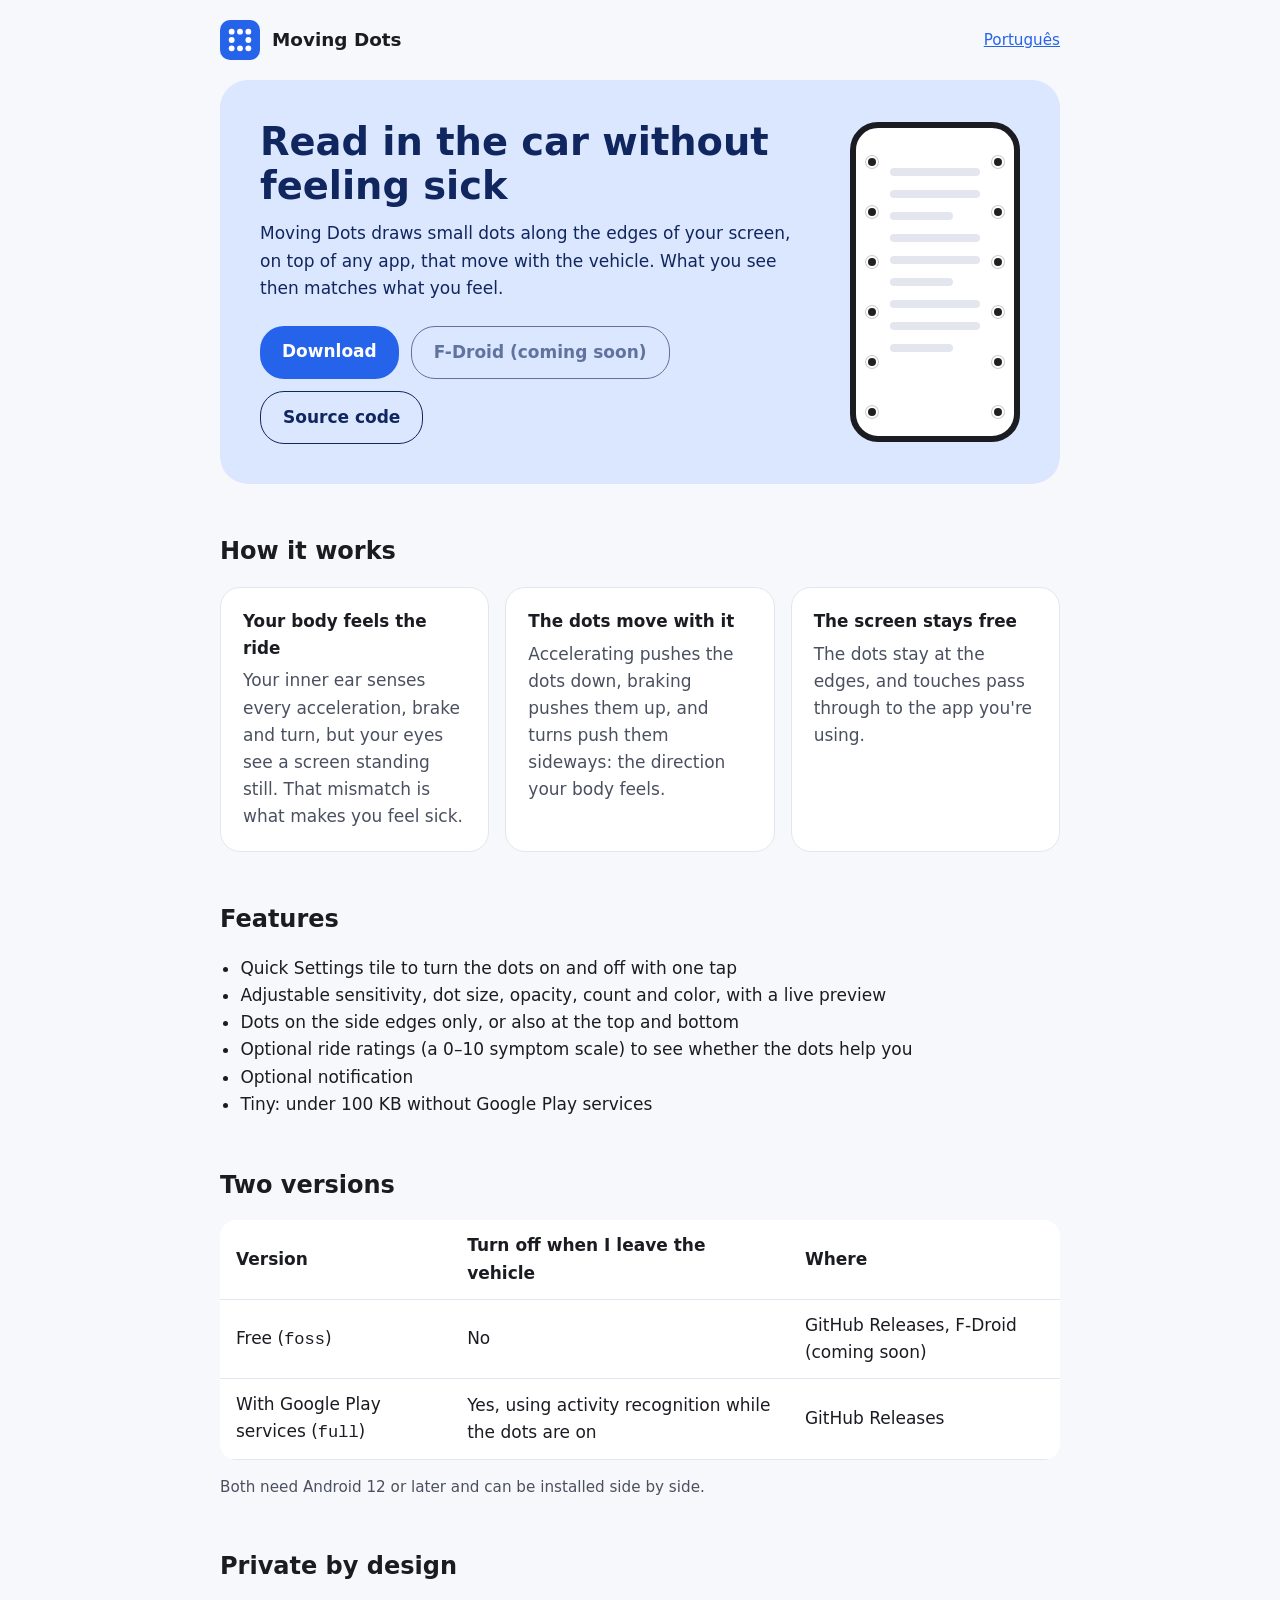
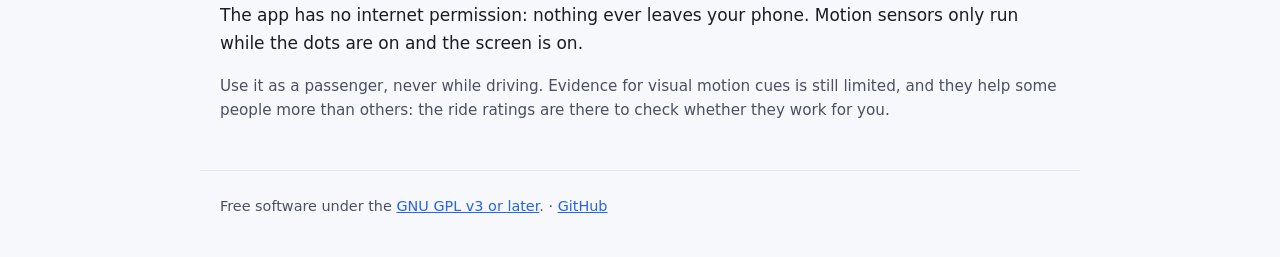
<file: site/index.html>
<!doctype html>
<html lang="en">
<head>
  <meta charset="utf-8">
  <meta name="viewport" content="width=device-width, initial-scale=1">
  <title>Moving Dots — vehicle motion cues for Android</title>
  <meta name="description" content="Dots at the edges of the screen that move with the car, to ease motion sickness while reading or watching in a vehicle.">
  <link rel="icon" href="icon.svg" type="image/svg+xml">
  <link rel="stylesheet" href="style.css">
</head>
<body>
<header>
  <a class="brand" href="./"><img src="icon.svg" alt="">Moving Dots</a>
  <a class="lang" href="pt/">Português</a>
</header>
<main>
  <div class="hero">
    <div>
      <h1>Read in the car without feeling sick</h1>
      <p>Moving Dots draws small dots along the edges of your screen, on top of any app, that move with the vehicle. What you see then matches what you feel.</p>
      <div class="buttons">
        <a class="button" href="https://github.com/jgobi/movingdots/releases/latest">Download</a>
        <span class="button secondary disabled">F-Droid (coming soon)</span>
        <a class="button secondary" href="https://github.com/jgobi/movingdots">Source code</a>
      </div>
    </div>
    <div class="phone" aria-hidden="true">
      <div class="lines"><span></span><span></span><span></span><span></span><span></span><span></span><span></span><span></span><span></span></div>
      <div class="dots"><i style="left:10px;top:28px"></i><i style="left:136px;top:28px"></i><i style="left:10px;top:78px"></i><i style="left:136px;top:78px"></i><i style="left:10px;top:128px"></i><i style="left:136px;top:128px"></i><i style="left:10px;top:178px"></i><i style="left:136px;top:178px"></i><i style="left:10px;top:228px"></i><i style="left:136px;top:228px"></i><i style="left:10px;top:278px"></i><i style="left:136px;top:278px"></i></div>
    </div>
  </div>

  <section>
    <h2>How it works</h2>
    <div class="cards">
      <div class="card"><h3>Your body feels the ride</h3><p>Your inner ear senses every acceleration, brake and turn, but your eyes see a screen standing still. That mismatch is what makes you feel sick.</p></div>
      <div class="card"><h3>The dots move with it</h3><p>Accelerating pushes the dots down, braking pushes them up, and turns push them sideways: the direction your body feels.</p></div>
      <div class="card"><h3>The screen stays free</h3><p>The dots stay at the edges, and touches pass through to the app you're using.</p></div>
    </div>
  </section>

  <section>
    <h2>Features</h2>
    <ul>
      <li>Quick Settings tile to turn the dots on and off with one tap</li>
      <li>Adjustable sensitivity, dot size, opacity, count and color, with a live preview</li>
      <li>Dots on the side edges only, or also at the top and bottom</li>
      <li>Optional ride ratings (a 0–10 symptom scale) to see whether the dots help you</li>
      <li>Optional notification</li>
      <li>Tiny: under 100 KB without Google Play services</li>
    </ul>
  </section>

  <section>
    <h2>Two versions</h2>
    <table>
      <tr><th>Version</th><th>Turn off when I leave the vehicle</th><th>Where</th></tr>
      <tr><td data-label="Version">Free (<code>foss</code>)</td><td data-label="Turn off when I leave the vehicle">No</td><td data-label="Where">GitHub Releases, F-Droid (coming soon)</td></tr>
      <tr><td data-label="Version">With Google Play services (<code>full</code>)</td><td data-label="Turn off when I leave the vehicle">Yes, using activity recognition while the dots are on</td><td data-label="Where">GitHub Releases</td></tr>
    </table>
    <p class="note">Both need Android 12 or later and can be installed side by side.</p>
  </section>

  <section>
    <h2>Private by design</h2>
    <p>The app has no internet permission: nothing ever leaves your phone. Motion sensors only run while the dots are on and the screen is on.</p>
    <p class="note">Use it as a passenger, never while driving. Evidence for visual motion cues is still limited, and they help some people more than others: the ride ratings are there to check whether they work for you.</p>
  </section>
</main>
<footer>
  Free software under the <a href="https://github.com/jgobi/movingdots/blob/main/LICENSE">GNU GPL v3 or later</a>. · <a href="https://github.com/jgobi/movingdots">GitHub</a>
</footer>
</body>
</html>
</file>
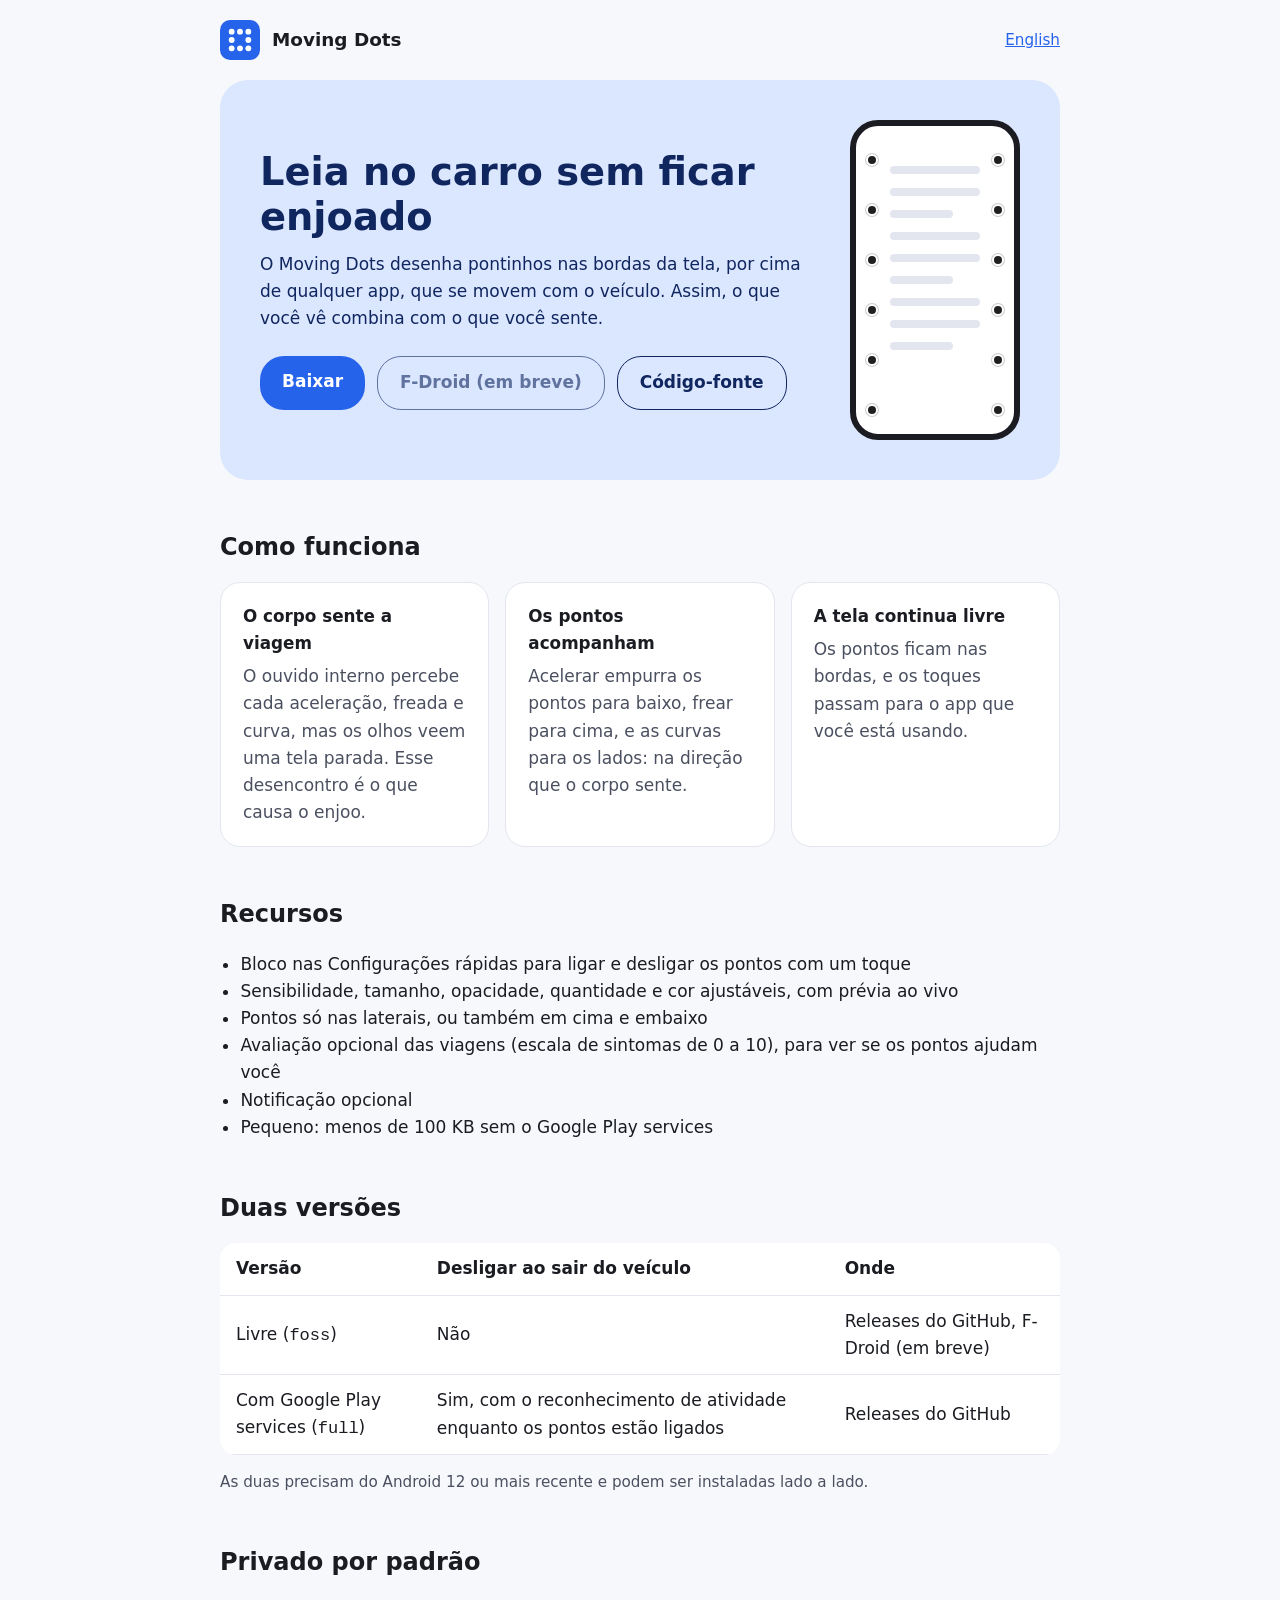
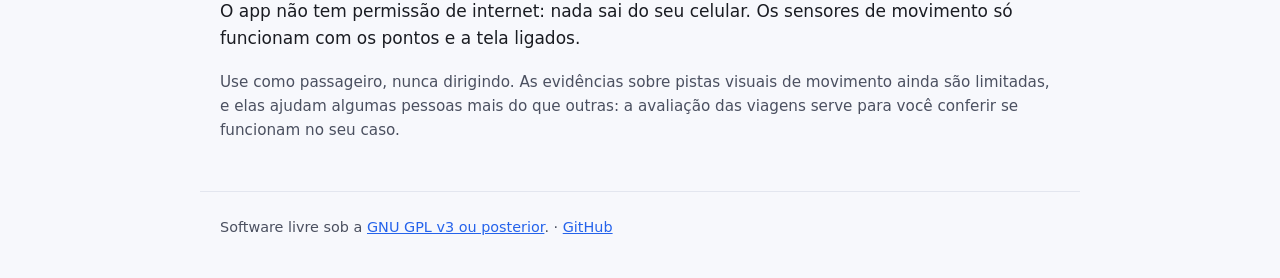
<file: site/pt/index.html>
<!doctype html>
<html lang="pt-BR">
<head>
  <meta charset="utf-8">
  <meta name="viewport" content="width=device-width, initial-scale=1">
  <title>Moving Dots — pistas de movimento para Android</title>
  <meta name="description" content="Pontos nas bordas da tela que se movem com o carro, para aliviar o enjoo ao ler ou assistir algo dentro de um veículo.">
  <link rel="icon" href="../icon.svg" type="image/svg+xml">
  <link rel="stylesheet" href="../style.css">
</head>
<body>
<header>
  <a class="brand" href="./"><img src="../icon.svg" alt="">Moving Dots</a>
  <a class="lang" href="../">English</a>
</header>
<main>
  <div class="hero">
    <div>
      <h1>Leia no carro sem ficar enjoado</h1>
      <p>O Moving Dots desenha pontinhos nas bordas da tela, por cima de qualquer app, que se movem com o veículo. Assim, o que você vê combina com o que você sente.</p>
      <div class="buttons">
        <a class="button" href="https://github.com/jgobi/movingdots/releases/latest">Baixar</a>
        <span class="button secondary disabled">F-Droid (em breve)</span>
        <a class="button secondary" href="https://github.com/jgobi/movingdots">Código-fonte</a>
      </div>
    </div>
    <div class="phone" aria-hidden="true">
      <div class="lines"><span></span><span></span><span></span><span></span><span></span><span></span><span></span><span></span><span></span></div>
      <div class="dots"><i style="left:10px;top:28px"></i><i style="left:136px;top:28px"></i><i style="left:10px;top:78px"></i><i style="left:136px;top:78px"></i><i style="left:10px;top:128px"></i><i style="left:136px;top:128px"></i><i style="left:10px;top:178px"></i><i style="left:136px;top:178px"></i><i style="left:10px;top:228px"></i><i style="left:136px;top:228px"></i><i style="left:10px;top:278px"></i><i style="left:136px;top:278px"></i></div>
    </div>
  </div>

  <section>
    <h2>Como funciona</h2>
    <div class="cards">
      <div class="card"><h3>O corpo sente a viagem</h3><p>O ouvido interno percebe cada aceleração, freada e curva, mas os olhos veem uma tela parada. Esse desencontro é o que causa o enjoo.</p></div>
      <div class="card"><h3>Os pontos acompanham</h3><p>Acelerar empurra os pontos para baixo, frear para cima, e as curvas para os lados: na direção que o corpo sente.</p></div>
      <div class="card"><h3>A tela continua livre</h3><p>Os pontos ficam nas bordas, e os toques passam para o app que você está usando.</p></div>
    </div>
  </section>

  <section>
    <h2>Recursos</h2>
    <ul>
      <li>Bloco nas Configurações rápidas para ligar e desligar os pontos com um toque</li>
      <li>Sensibilidade, tamanho, opacidade, quantidade e cor ajustáveis, com prévia ao vivo</li>
      <li>Pontos só nas laterais, ou também em cima e embaixo</li>
      <li>Avaliação opcional das viagens (escala de sintomas de 0 a 10), para ver se os pontos ajudam você</li>
      <li>Notificação opcional</li>
      <li>Pequeno: menos de 100 KB sem o Google Play services</li>
    </ul>
  </section>

  <section>
    <h2>Duas versões</h2>
    <table>
      <tr><th>Versão</th><th>Desligar ao sair do veículo</th><th>Onde</th></tr>
      <tr><td data-label="Versão">Livre (<code>foss</code>)</td><td data-label="Desligar ao sair do veículo">Não</td><td data-label="Onde">Releases do GitHub, F-Droid (em breve)</td></tr>
      <tr><td data-label="Versão">Com Google Play services (<code>full</code>)</td><td data-label="Desligar ao sair do veículo">Sim, com o reconhecimento de atividade enquanto os pontos estão ligados</td><td data-label="Onde">Releases do GitHub</td></tr>
    </table>
    <p class="note">As duas precisam do Android 12 ou mais recente e podem ser instaladas lado a lado.</p>
  </section>

  <section>
    <h2>Privado por padrão</h2>
    <p>O app não tem permissão de internet: nada sai do seu celular. Os sensores de movimento só funcionam com os pontos e a tela ligados.</p>
    <p class="note">Use como passageiro, nunca dirigindo. As evidências sobre pistas visuais de movimento ainda são limitadas, e elas ajudam algumas pessoas mais do que outras: a avaliação das viagens serve para você conferir se funcionam no seu caso.</p>
  </section>
</main>
<footer>
  Software livre sob a <a href="https://github.com/jgobi/movingdots/blob/main/LICENSE">GNU GPL v3 ou posterior</a>. · <a href="https://github.com/jgobi/movingdots">GitHub</a>
</footer>
</body>
</html>
</file>
<file: site/style.css>
:root {
  --bg: #f7f8fc;
  --surface: #ffffff;
  --text: #1a1c22;
  --muted: #4b5060;
  --primary: #2563eb;
  --on-primary: #ffffff;
  --container: #dbe6ff;
  --on-container: #10265f;
  --border: #e3e6ef;
  color-scheme: light dark;
}
@media (prefers-color-scheme: dark) {
  :root {
    --bg: #111318;
    --surface: #1b1e25;
    --text: #e8eaf1;
    --muted: #b3b8c6;
    --primary: #9bb7ff;
    --on-primary: #0d1f4d;
    --container: #1f3a7a;
    --on-container: #dbe6ff;
    --border: #2a2e38;
  }
}
* { box-sizing: border-box; }
body {
  margin: 0;
  background: var(--bg);
  color: var(--text);
  font: 17px/1.6 system-ui, -apple-system, "Segoe UI", Roboto, sans-serif;
}
main, header, footer { max-width: 880px; margin: 0 auto; padding: 0 20px; }
a { color: var(--primary); }
header {
  display: flex; align-items: center; justify-content: space-between;
  padding-top: 20px; padding-bottom: 20px;
}
.brand { display: flex; align-items: center; gap: 12px; font-weight: 600; font-size: 1.15rem; color: var(--text); text-decoration: none; }
.brand img { width: 40px; height: 40px; }
.lang { font-size: .95rem; }

.hero {
  display: grid; grid-template-columns: 1fr auto; gap: 40px; align-items: center;
  background: var(--container); color: var(--on-container);
  border-radius: 28px; padding: 40px;
}
.hero h1 { font-size: 2.4rem; line-height: 1.15; margin: 0 0 12px; }
.hero p { margin: 0 0 24px; color: inherit; }
.buttons { display: flex; flex-wrap: wrap; gap: 12px; }
.button {
  display: inline-block; padding: 12px 22px; border-radius: 24px;
  background: var(--primary); color: var(--on-primary);
  font-weight: 600; text-decoration: none;
}
.button.secondary { background: transparent; color: var(--on-container); border: 1px solid currentColor; }
.button.disabled { opacity: .6; pointer-events: none; }

/* A phone with dots that sway like gentle accelerating and braking. */
.phone {
  position: relative; width: 170px; height: 320px; border-radius: 28px;
  background: var(--surface); border: 6px solid var(--text); overflow: hidden;
}
.phone .lines { position: absolute; inset: 40px 34px; display: grid; gap: 14px; align-content: start; }
.phone .lines span { height: 8px; border-radius: 4px; background: var(--border); }
.phone .lines span:nth-child(3n) { width: 70%; }
.dots { position: absolute; inset: 0; animation: sway 4s ease-in-out infinite; }
.dots i {
  position: absolute; width: 12px; height: 12px; border-radius: 50%;
  background: #202020; border: 2px solid #fff; box-shadow: 0 0 0 1px #0003;
}
@keyframes sway { 0%, 100% { transform: translateY(-14px); } 50% { transform: translateY(14px); } }
@media (prefers-reduced-motion: reduce) { .dots { animation: none; } }

section { margin: 48px 0; }
h2 { font-size: 1.5rem; margin: 0 0 16px; }
.cards { display: grid; grid-template-columns: repeat(auto-fit, minmax(240px, 1fr)); gap: 16px; }
.card { background: var(--surface); border: 1px solid var(--border); border-radius: 20px; padding: 20px 22px; }
.card h3 { margin: 0 0 6px; font-size: 1.05rem; }
.card p { margin: 0; color: var(--muted); }
ul { padding-left: 1.2em; }
table { width: 100%; border-collapse: collapse; background: var(--surface); border-radius: 16px; overflow: hidden; }
th, td { text-align: left; padding: 12px 16px; border-bottom: 1px solid var(--border); }
th { font-weight: 600; }
.note { color: var(--muted); font-size: .95rem; }
footer { padding-top: 24px; padding-bottom: 40px; border-top: 1px solid var(--border); color: var(--muted); font-size: .9rem; }

@media (max-width: 640px) {
  .hero { grid-template-columns: 1fr; padding: 28px; }
  .hero h1 { font-size: 1.9rem; }
  .phone { margin: 0 auto; }
  /* The versions table becomes one labelled block per version. */
  table, tbody, tr, td { display: block; }
  tr:first-child { display: none; }
  tr { padding: 12px 16px; border-bottom: 1px solid var(--border); }
  tr:last-child { border-bottom: none; }
  td { border: none; padding: 4px 0; }
  td::before { content: attr(data-label); display: block; font-size: .85rem; color: var(--muted); }
}
</file>
